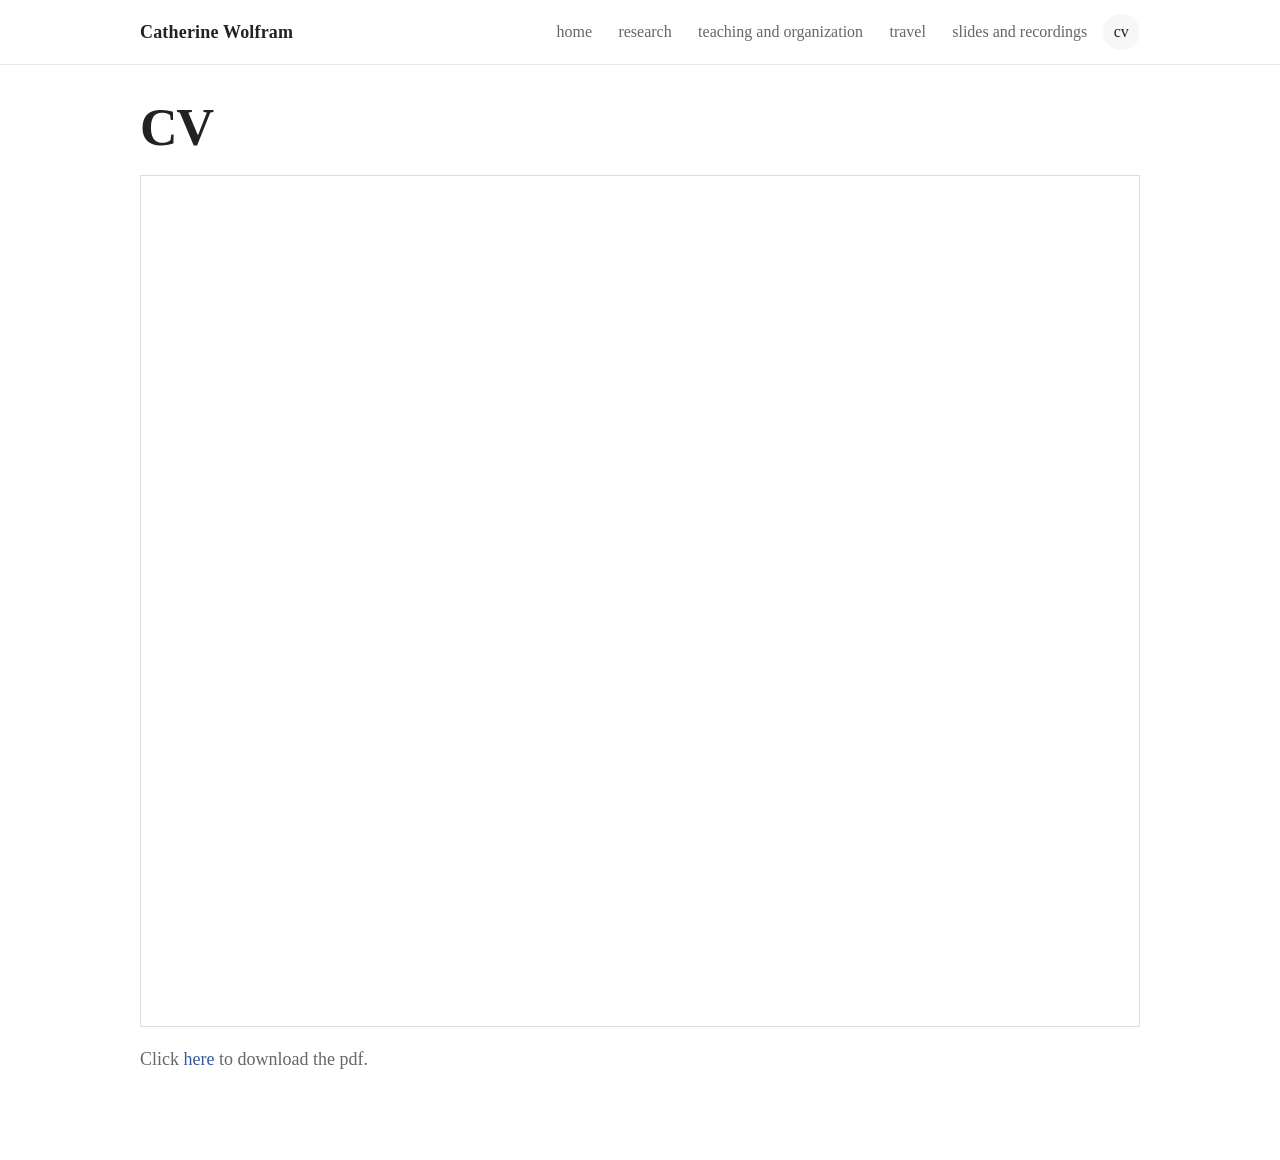
<file: cv.html>
<!doctype html>
<html lang="en">
<head>
  <meta charset="utf-8">
  <meta name="viewport" content="width=device-width, initial-scale=1">
  <title>CV — Catherine Wolfram</title>
  <meta name="description" content="Catherine Wolfram — CV.">
  <link rel="stylesheet" href="style.css">
</head>
<body>
  <header class="site-header">
    <nav class="nav-wrap" aria-label="Main navigation">
      <a class="brand" href="index.html">Catherine Wolfram</a>
      <ul class="nav-links">
        <li><a href="index.html">home</a></li>
        <li><a href="research.html">research</a></li>
        <li><a href="teaching.html">teaching and organization</a></li>
        <li><a href="travel.html">travel</a></li>
        <li><a href="slides-recordings.html">slides and recordings</a></li>
        <li><a href="cv.html" class="active" aria-current="page">cv</a></li>
      </ul>
    </nav>
  </header>

  <main>
    <h1>CV</h1>

    <div class="cv-preview">
      <object data="CV.pdf" type="application/pdf" width="100%" height="850">
        <iframe src="CV.pdf" title="CV" width="100%" height="850"></iframe>
      </object>
    </div>

    <p class="section-intro">
      Click <a href="CV.pdf">here</a> to download the pdf.
    </p>

  </main>

</body>
</html>
</file>
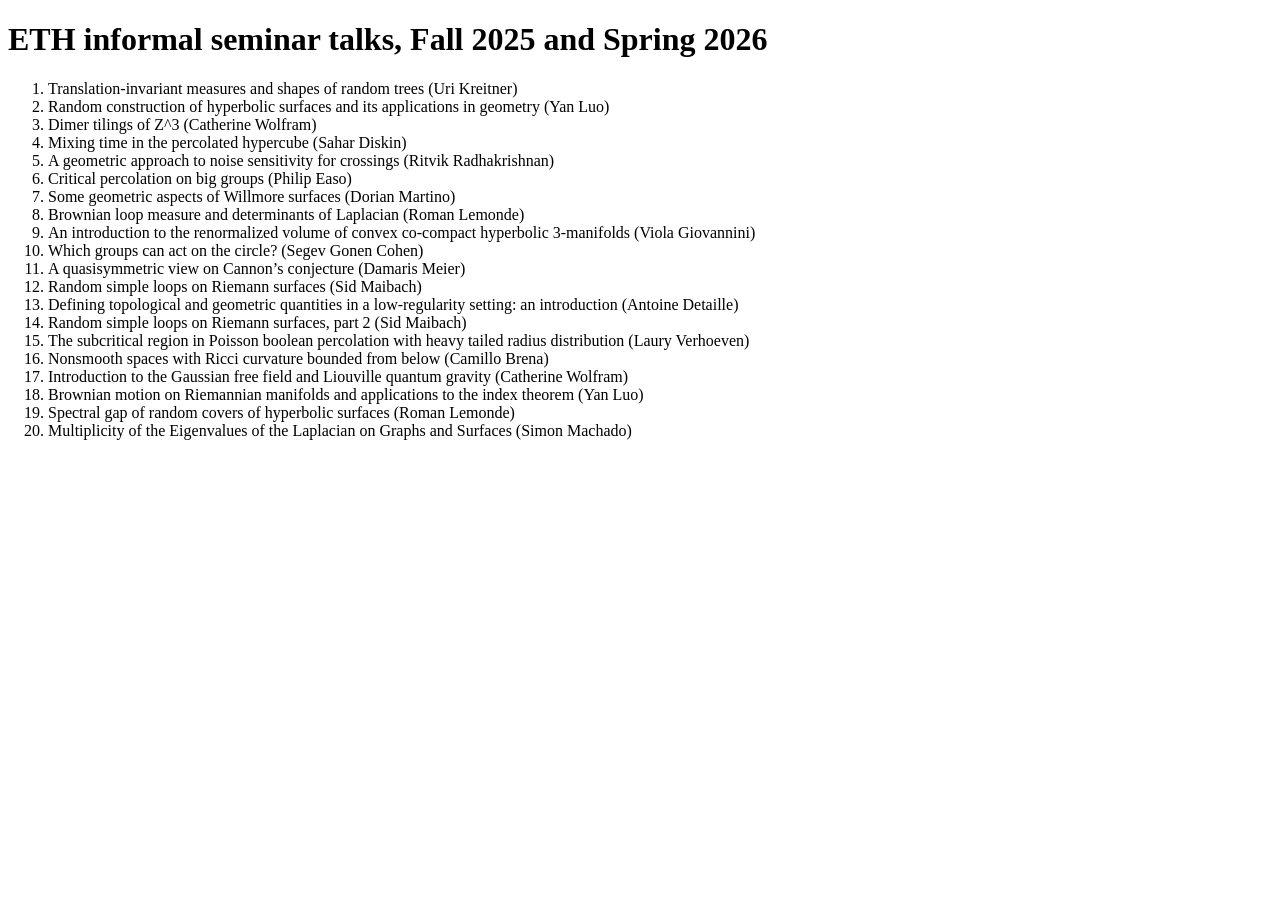
<file: eth_talks.html>
<!doctype html>
<html lang="en">
<head>
  <meta charset="utf-8">
  <title>ETH talks</title>
</head>
<body>
  <h1>ETH informal seminar talks, Fall 2025 and Spring 2026</h1>

  <ol>
    <li>Translation-invariant measures and shapes of random trees (Uri Kreitner)</li>
    <li>Random construction of hyperbolic surfaces and its applications in geometry (Yan Luo)</li>
    <li>Dimer tilings of Z^3 (Catherine Wolfram)</li>
    <li>Mixing time in the percolated hypercube (Sahar Diskin)</li>
    <li>A geometric approach to noise sensitivity for crossings (Ritvik Radhakrishnan)</li>
    <li>Critical percolation on big groups (Philip Easo)</li>
    <li>Some geometric aspects of Willmore surfaces (Dorian Martino)</li>
    <li>Brownian loop measure and determinants of Laplacian (Roman Lemonde)</li>
    <li>An introduction to the renormalized volume of convex co-compact hyperbolic 3-manifolds (Viola Giovannini)</li>
    <li>Which groups can act on the circle? (Segev Gonen Cohen)</li>
    <li>A quasisymmetric view on Cannon’s conjecture (Damaris Meier)</li>
    <li>Random simple loops on Riemann surfaces (Sid Maibach)</li>
    <li>Defining topological and geometric quantities in a low-regularity setting: an introduction (Antoine Detaille)</li>
    <li>Random simple loops on Riemann surfaces, part 2 (Sid Maibach)</li>
    <li>The subcritical region in Poisson boolean percolation with heavy tailed radius distribution (Laury Verhoeven)</li>
    <li>Nonsmooth spaces with Ricci curvature bounded from below (Camillo Brena)</li>
    <li>Introduction to the Gaussian free field and Liouville quantum gravity (Catherine Wolfram)</li>
    <li>Brownian motion on Riemannian manifolds and applications to the index theorem (Yan Luo)</li>
    <li>Spectral gap of random covers of hyperbolic surfaces (Roman Lemonde)</li>
    <li>Multiplicity of the Eigenvalues of the Laplacian on Graphs and Surfaces (Simon Machado)</li>
  </ol>
</body>
</html>
</file>
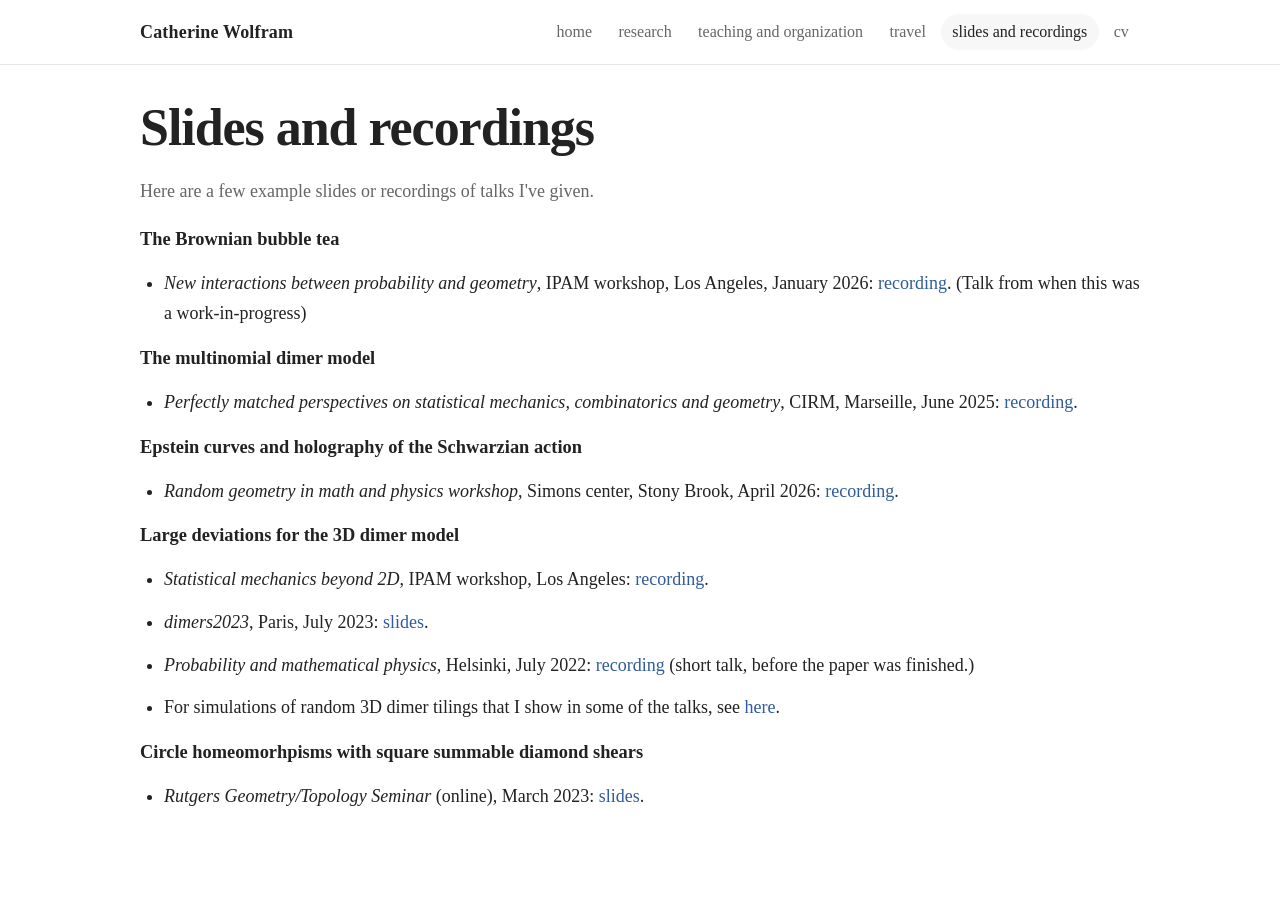
<file: slides-recordings.html>
<!doctype html>
<html lang="en">
<head>
  <meta charset="utf-8">
  <meta name="viewport" content="width=device-width, initial-scale=1">
  <title>Slides and recordings — Catherine Wolfram</title>
  <meta name="description" content="Catherine Wolfram — slides and recordings of selected talks.">
  <link rel="stylesheet" href="style.css">
</head>
<body>
  <header class="site-header">
    <nav class="nav-wrap" aria-label="Main navigation">
      <a class="brand" href="index.html">Catherine Wolfram</a>
      <ul class="nav-links">
        <li><a href="index.html">home</a></li>
        <li><a href="research.html">research</a></li>
        <li><a href="teaching.html">teaching and organization</a></li>
        <li><a href="travel.html">travel</a></li>
        <li><a href="slides-recordings.html" class="active" aria-current="page">slides and recordings</a></li>
        <li><a href="cv.html">cv</a></li>
      </ul>
    </nav>
  </header>

  <main>
    <h1>Slides and recordings</h1>

    <p class="section-intro">
      Here are a few example slides or recordings of talks I've given.
    </p>

    <h3>The Brownian bubble tea</h3>
    <ul class="simple-link-list">
      <li>
        <i>New interactions between probability and geometry</i>, IPAM workshop, Los Angeles, January 2026:
        <a href="https://www.youtube.com/watch?v=tU38FR2pSqo">recording</a>. (Talk from when this was a work-in-progress)
      </li>
      </ul>

    <h3>The multinomial dimer model</h3>
    <ul class="simple-link-list">
      <li>
        <i>Perfectly matched perspectives on statistical mechanics, combinatorics and geometry</i>, CIRM, Marseille, June 2025:
        <a href="https://www.youtube.com/watch?v=3M_gFNrh1bA">recording</a>.
      </li>
      </ul>

    <h3>Epstein curves and holography of the Schwarzian action</h3>
    <ul class="simple-link-list">
      <li>
        <i>Random geometry in math and physics workshop</i>, Simons center, Stony Brook, April 2026: <a href="https://scgp.stonybrook.edu/video_portal/video.php?id=7566">recording</a>.
      </li>
      </ul>

    <h3>Large deviations for the 3D dimer model</h3>
    <ul class="simple-link-list">
      <li><i>Statistical mechanics beyond 2D</i>, IPAM workshop, Los Angeles: <a href="https://www.youtube.com/watch?v=TH9MxzwVcYw">recording</a>.</li>
      <li>
        <i>dimers2023</i>, Paris, July 2023:
        <a href="Paris_talk-4.pdf">slides</a>.
      </li>
      <li>
        <i>Probability and mathematical physics</i>, Helsinki, July 2022:
        <a href="https://www.helsinki.fi/fi/unitube/video/1d347e68-09ee-4ab3-9a56-e0dd1fe66c88">recording</a> (short talk, before the paper was finished.)
      </li>
      <li>
       For simulations of random 3D dimer tilings that I show in some of the talks, see 
        <a href="https://github.com/catwolfram/3d-dimers">here</a>.
      </li>
      </ul>

      <h3>Circle homeomorhpisms with square summable diamond shears</h3>
      <ul class="simple-link-list">
      <li>
        <i>Rutgers Geometry/Topology Seminar</i> (online), March 2023:
        <a href="shears_talk_3.pdf">slides</a>.
      </li>
    </ul>
  </main>

 
</body>
</html>
</file>
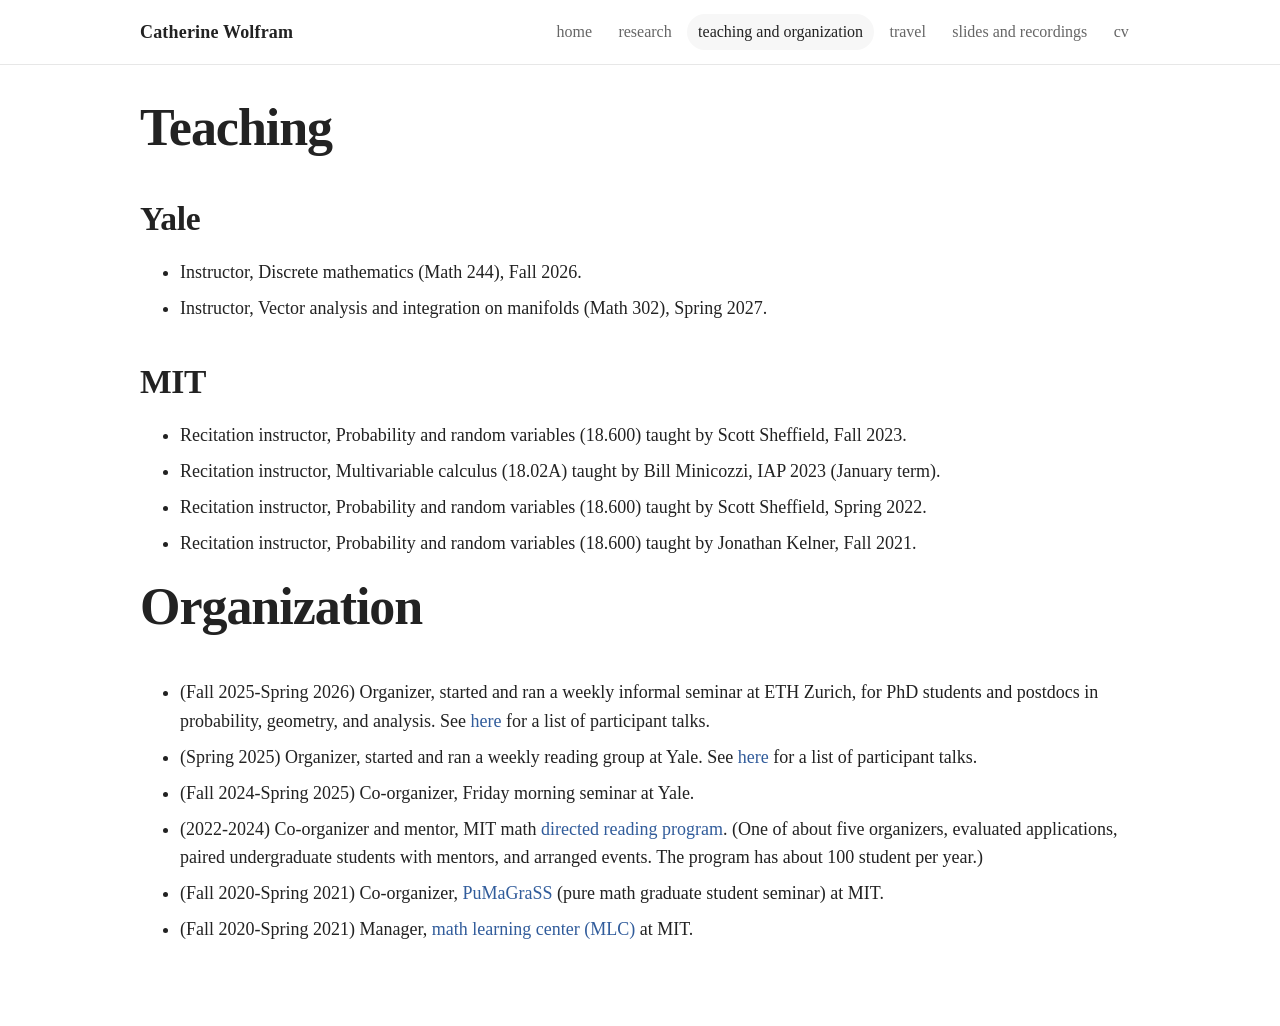
<file: teaching.html>
<!doctype html>
<html lang="en">
<head>
  <meta charset="utf-8">
  <meta name="viewport" content="width=device-width, initial-scale=1">
  <title>Teaching and organization — Catherine Wolfram</title>
  <meta name="description" content="Catherine Wolfram — mathematics research, teaching, and travel.">
  <link rel="stylesheet" href="style.css">
</head>
<body>
  <header class="site-header">
    <nav class="nav-wrap" aria-label="Main navigation">
      <a class="brand" href="index.html">Catherine Wolfram</a>
      <ul class="nav-links">
        <li><a href="index.html">home</a></li>
        <li><a href="research.html">research</a></li>
        <li><a href="teaching.html" class="active" aria-current="page">teaching and organization</a></li>
        <li><a href="travel.html">travel</a></li>
        <li><a href="slides-recordings.html">slides and recordings</a></li>
        <li><a href="cv.html">cv</a></li>
      </ul>
    </nav>
  </header>

  <main>
    <h1>Teaching</h1>
   
    <h2>Yale</h2>

    <ul class="teaching-list">
      <li>Instructor, Discrete mathematics (Math 244), Fall 2026.</li>
      <li>Instructor, Vector analysis and integration on manifolds (Math 302), Spring 2027.</li>
</ul>

      <h2>MIT</h2>
      <ul class="teaching-list">

      <li>Recitation instructor, Probability and random variables (18.600) taught by Scott Sheffield, Fall 2023.</li>
      <li>Recitation instructor, Multivariable calculus (18.02A) taught by Bill Minicozzi, IAP 2023 (January term).</li>
      <li>Recitation instructor, Probability and random variables (18.600) taught by Scott Sheffield, Spring 2022.</li>
      <li>Recitation instructor, Probability and random variables (18.600) taught by Jonathan Kelner, Fall 2021.</li>
    </ul>


    <h1>Organization</h1>

    <h2>
    </h2>

<ul class="teaching-list">
  <li>(Fall 2025-Spring 2026) Organizer, started and ran a weekly informal seminar at ETH Zurich, for PhD students and postdocs in probability, geometry, and analysis. See <a href="eth_talks.html">here</a> for a list of participant talks. </li>
  <li>(Spring 2025) Organizer, started and ran a weekly reading group at Yale. See  <a href="yale_talks.html">here</a> for a list of participant talks.</li>
  <li>(Fall 2024-Spring 2025) Co-organizer, Friday morning seminar at Yale.
  <li>(2022-2024) Co-organizer and mentor, MIT math <a href="https://math.mit.edu/research/undergraduate/drp/index.php">directed reading program</a>. (One of about five organizers, evaluated applications, paired undergraduate students with mentors, and arranged events. The program has about 100 student per year.)</li>
  <li>(Fall 2020-Spring 2021) Co-organizer, <a href="https://math.mit.edu/pumagrass/">PuMaGraSS</a> (pure math graduate student seminar) at MIT. </li>
  <li>(Fall 2020-Spring 2021) Manager, <a href="https://math.mit.edu/learningcenter/">math learning center (MLC)</a> at MIT.</li>
  </main>


</body>
</html>
</file>
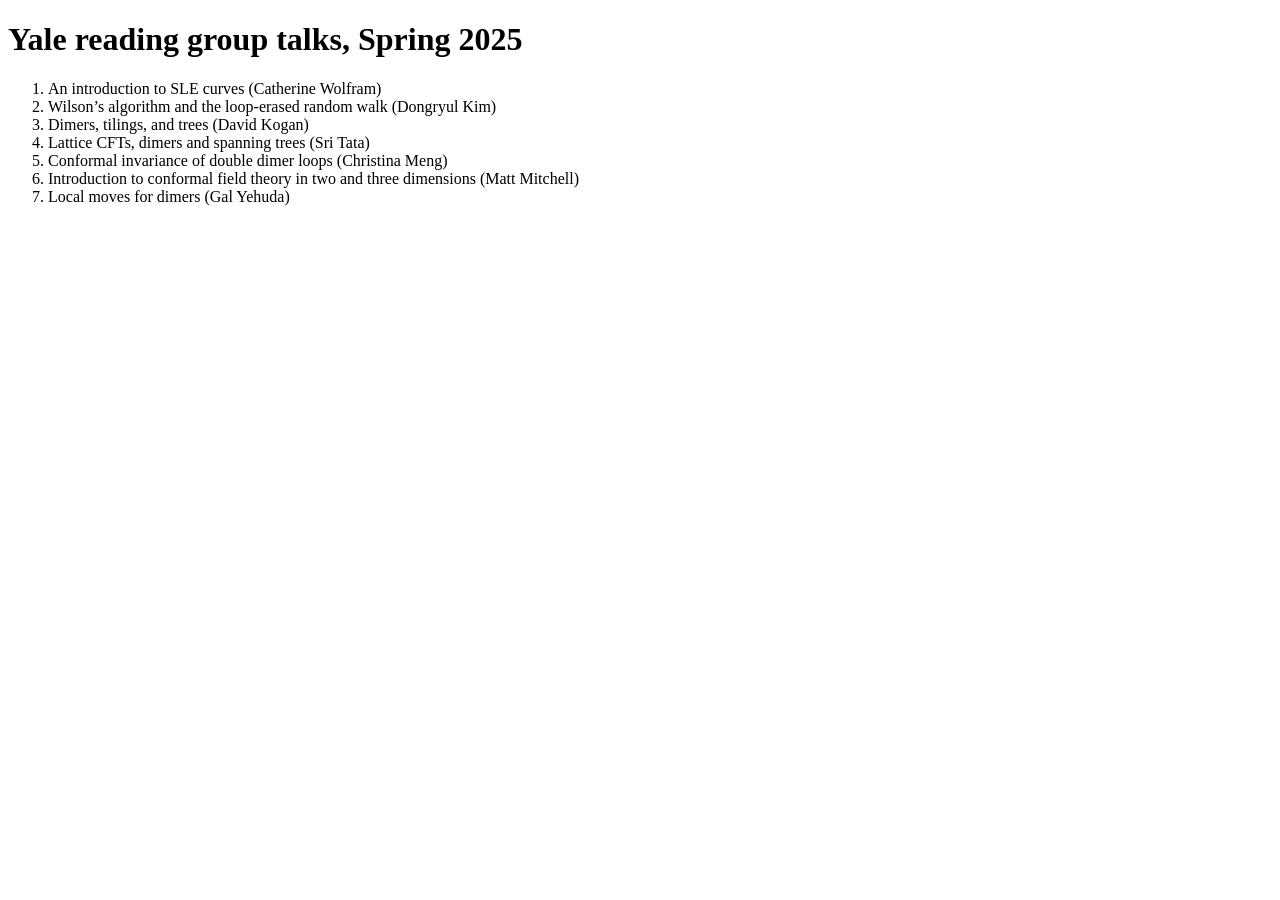
<file: yale_talks.html>
<!doctype html>
<html lang="en">
<head>
  <meta charset="utf-8">
  <title>Yale reading group talks, Spring 2025</title>
</head>
<body>
  <h1>Yale reading group talks, Spring 2025</h1>

  <ol>
    <li>An introduction to SLE curves (Catherine Wolfram)</li>
    <li>Wilson’s algorithm and the loop-erased random walk (Dongryul Kim)</li>
    <li>Dimers, tilings, and trees (David Kogan)</li>
    <li>Lattice CFTs, dimers and spanning trees (Sri Tata)</li>
    <li>Conformal invariance of double dimer loops (Christina Meng)</li>
    <li>Introduction to conformal field theory in two and three dimensions (Matt Mitchell)</li>
    <li>Local moves for dimers (Gal Yehuda)</li>
  </ol>
</body>
</html>
</file>
<file: style.css>
:root {
  --bg: #ffffff;
  --text: #222222;
  --muted: #666666;
  --link: #315c9b;
  --link-hover: #193b6d;
  --line: #e7e7e7;
  --soft: #f7f7f7;
  --card: #ffffff;
  --shadow: 0 8px 24px rgba(0, 0, 0, 0.06);
  --max-width: 1040px;
  --radius: 14px;
}

* {
  box-sizing: border-box;
}

body {
  margin: 0;
  background: var(--bg);
  color: var(--text);
  font-family: "Times New Roman", Times, Georgia, serif;
  font-size: 18px;
  line-height: 1.6;
}

a {
  color: var(--link);
  text-decoration: none;
}

a:hover,
a:focus {
  color: var(--link-hover);
  text-decoration: underline;
}

.site-header {
  border-bottom: 1px solid var(--line);
  background: rgba(255, 255, 255, 0.96);backdrop-filter: blur(8px);
}

.nav-wrap {
  max-width: var(--max-width);
  margin: 0 auto;
  padding: 0.85rem 1.25rem;
  display: flex;
  align-items: center;
  justify-content: space-between;
  gap: 1rem;
}

.brand {
  font-weight: bold;
  letter-spacing: 0.01em;
  color: var(--text);
  white-space: nowrap;
}

.brand:hover,
.brand:focus {
  text-decoration: none;
}

.nav-links {
  display: flex;
  flex-wrap: wrap;
  justify-content: flex-end;
  gap: 0.25rem;
  margin: 0;
  padding: 0;
  list-style: none;
  font-size: 1rem;
  text-transform: lowercase;
}

.nav-links a {
  display: inline-block;
  padding: 0.35rem 0.7rem;
  border-radius: 999px;
  color: var(--muted);
}

.nav-links a:hover,
.nav-links a:focus,
.nav-links a.active {
  background: var(--soft);
  color: var(--text);
  text-decoration: none;
}

main {
  max-width: var(--max-width);
  margin: 0 auto;
  padding: 2rem 1.25rem 4rem;
}

h1,
h2,
h3 {
  line-height: 1.2;
  margin: 0 0 1rem;
  font-weight: bold;
}

h1 {
  font-size: clamp(2rem, 5vw, 3.25rem);
  letter-spacing: -0.02em;
  margin-bottom: 0.4rem;
}

h2 {
  font-size: clamp(1.5rem, 3vw, 2.1rem);
  letter-spacing: -0.01em;
  margin-top: 2.5rem;
}

h3 {
  font-size: 1.15rem;
  margin-bottom: 0.35rem;
}

.subtitle {
  margin: 0 0 1.25rem;
  color: var(--muted);
  font-size: 1.05rem;
}

.hero {
  display: grid;
  grid-template-columns: minmax(0, 1fr) 300px;
  gap: 2rem;
  align-items: start;
  padding-top: 1rem;
}

.profile-photo {
  width: 100%;
  max-width: 300px;
  border-radius: var(--radius);
  box-shadow: var(--shadow);
  display: block;
  margin-left: auto;
}

.contact {
  color: var(--muted);
  margin-top: 1rem;
}

.section-intro {
  max-width: 760px;
  color: var(--muted);
  margin-bottom: 1.35rem;
}

.research-list {
  margin-top: 1.25rem;
  border-top: 1px solid var(--line);
}

.research-item {
  display: grid;
  grid-template-columns: 150px minmax(0, 1fr);
  gap: 1.1rem;
  padding: 1.2rem 0;
  border-bottom: 1px solid var(--line);
  align-items: start;
}

.research-thumb {
  width: 150px;
  height: 115px;
  object-fit: contain;
  border: 1px solid var(--line);
  background: var(--soft);
  padding: 0.3rem;
}

.research-details p {
  margin: 0.22rem 0;
}

.paper-title {
  font-size: 1.18rem;
  margin: 0 0 0.25rem;
}

.paper-authors,
.paper-date,
.paper-journal {
  color: var(--muted);
}

.paper-description {
  margin-top: 0.45rem !important;
}

.paper-links {
  margin-top: 0.45rem !important;
  font-size: 0.98rem;
}

.paper-links a {
  margin-right: 0.75rem;
  white-space: nowrap;
}

.publication-list {
  padding-left: 1.25rem;
}

.publication-list li {
  margin: 0.75rem 0;
}

.travel-list li,
.teaching-list li {
  margin: 0.45rem 0;
}

.travel-preview-list {
  margin: 1rem 0 0;
  padding-left: 1.25rem;
  max-width: 850px;
}

.travel-preview-list li {
  margin: 0.45rem 0;
}

.travel-date {
  font-weight: bold;
}

.more-link {
  margin-top: 0.9rem;
}

.photo-strip {
  display: flex;
  gap: 1rem;
  flex-wrap: wrap;
  align-items: center;
  margin-top: 1rem;
}

.photo-strip img {
  max-height: 120px;
  max-width: 260px;
  object-fit: contain;
  border-radius: 10px;
  border: 1px solid var(--line);
  background: var(--soft);
  padding: 0.35rem;
}


footer {
  max-width: var(--max-width);
  margin: 0 auto;
  padding: 1.5rem 1.25rem 3rem;
  color: var(--muted);
  font-size: 0.9rem;
}

@media (max-width: 760px) {
  .nav-wrap {
    align-items: flex-start;
    flex-direction: column;
  }

  .nav-links {
    justify-content: flex-start;
  }

  .hero {
    grid-template-columns: 1fr;
  }

  .profile-photo {
    margin: 0;
  }

  .research-card {
    grid-template-columns: 1fr;
  }

  .research-card img {
    width: 100%;
    height: 180px;
  }
}

@media (max-width: 720px) {
  .research-item {
    display: block;
  }

  .research-thumb {
    width: 100%;
    max-width: 220px;
    height: auto;
    margin-bottom: 0.8rem;
  }
}

.cv-box,
.talk-material {
  border-top: 1px solid var(--line);
  padding: 1.1rem 0;
  max-width: 850px;
}

.talk-material h2 {
  margin-top: 0;
  text-transform: none;
  font-size: 1.25rem;
}

.talk-date {
  color: var(--muted);
  margin: 0 0 0.2rem;
  font-weight: bold;
}

.talk-materials-list {
  border-bottom: 1px solid var(--line);
  margin-top: 1.25rem;
}

code {
  font-family: "Courier New", Courier, monospace;
  font-size: 0.95em;
}


.talk-topic {
  margin-top: 2.2rem;
}

.talk-topic h2 {
  margin-top: 0;
  border-bottom: 1px solid var(--line);
  padding-bottom: 0.35rem;
}

.talk-material h3 {
  margin-top: 0;
  text-transform: none;
  font-size: 1.25rem;
}

.placeholder-entry {
  color: var(--muted);
}

.dimer-simulations {
  border-top: 1px solid var(--line);
  padding-top: 1.2rem;
  margin-top: 2.8rem;
}


.cv-preview {
  margin-top: 1rem;
  border: 1px solid #ddd;
  background: #fff;
}

.cv-preview object,
.cv-preview iframe {
  display: block;
  border: none;
}


.simple-link-list {
  line-height: 1.7;
  padding-left: 1.5rem;
}

.simple-link-list li {
  margin-bottom: 0.75rem;
}
</file>
